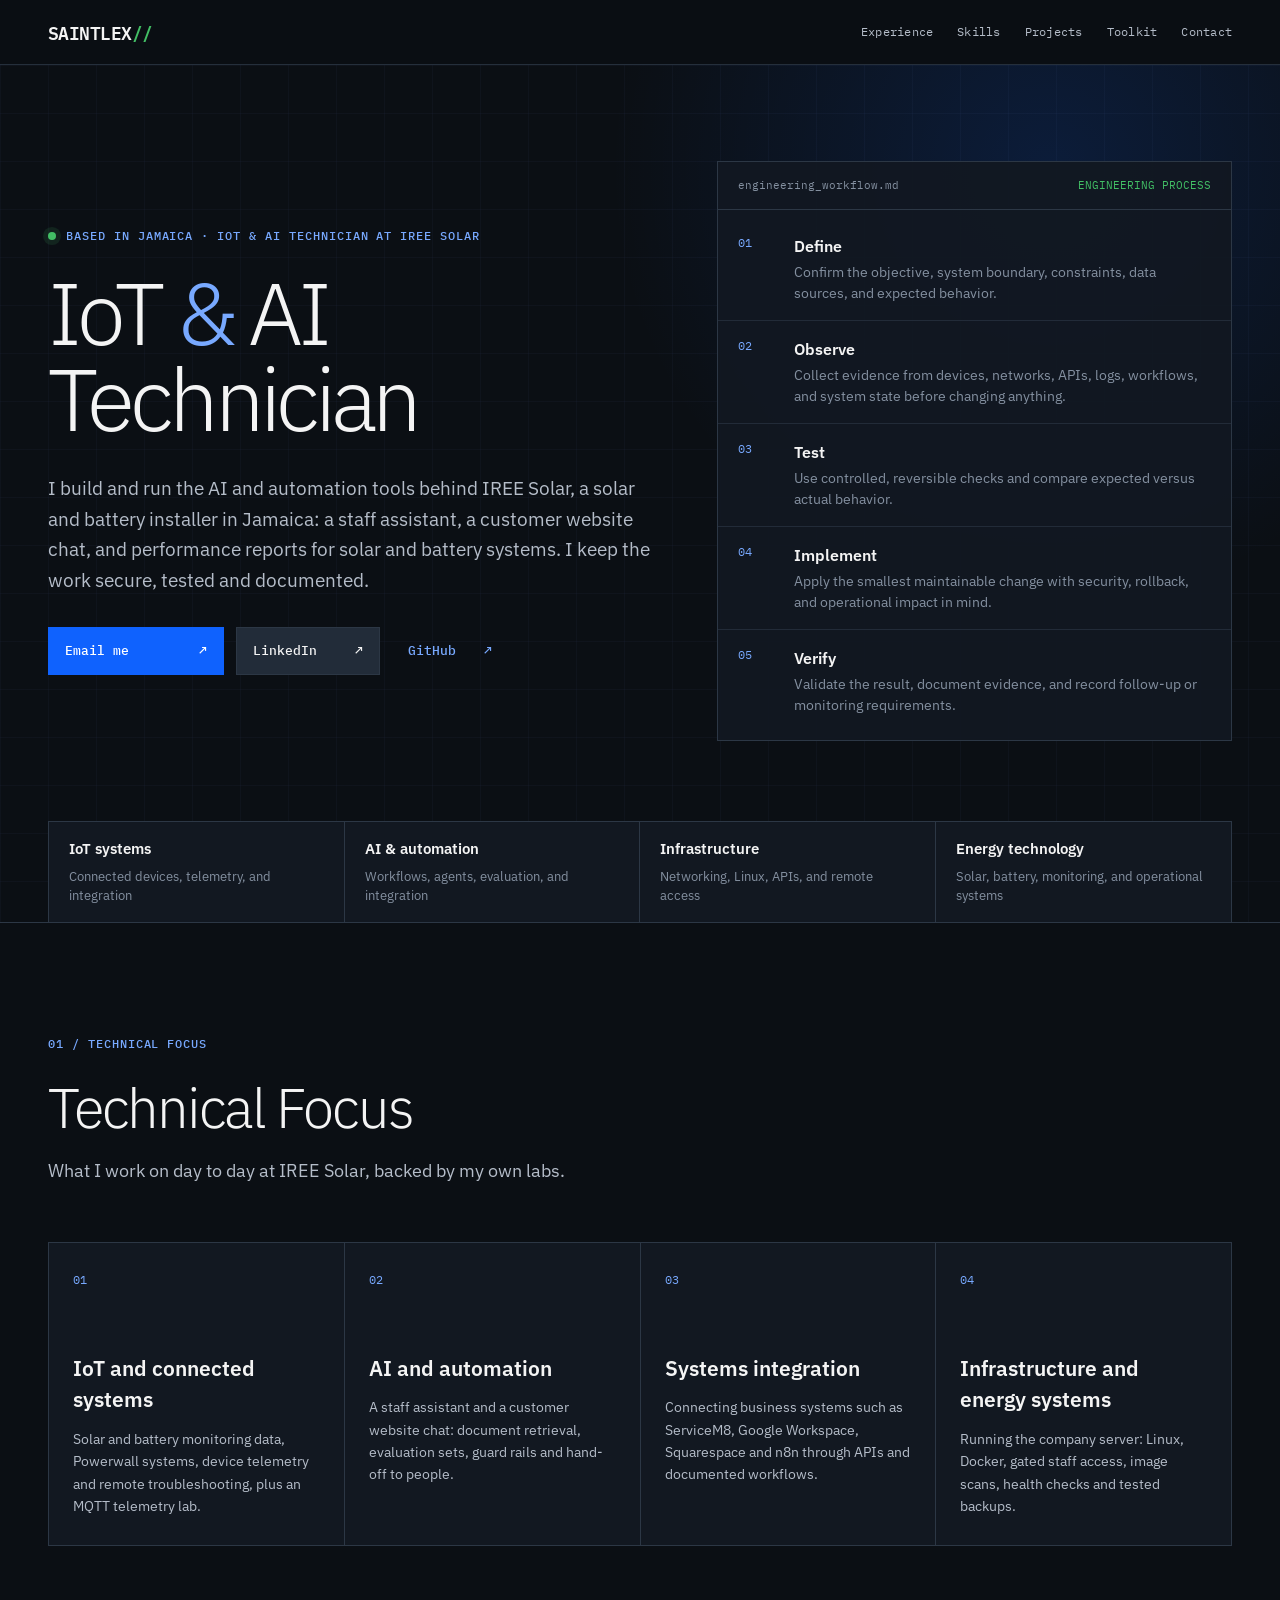
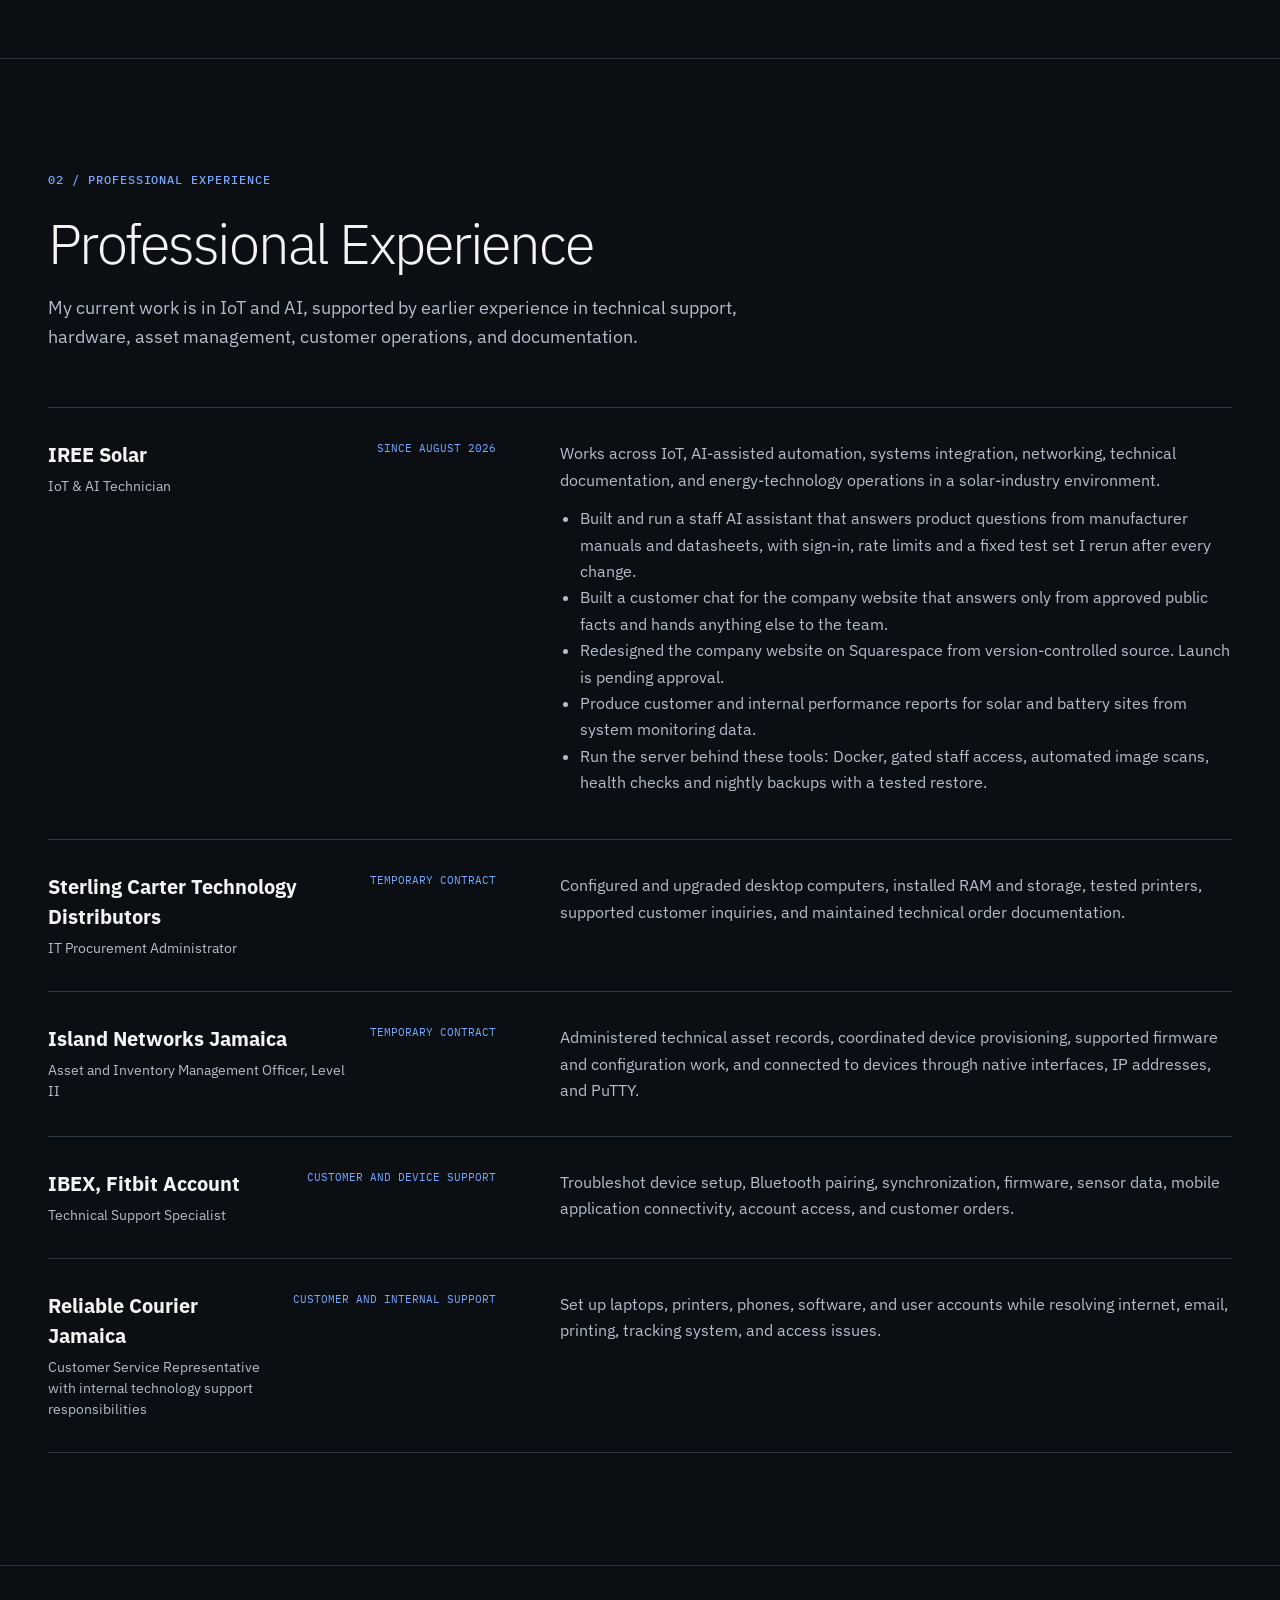
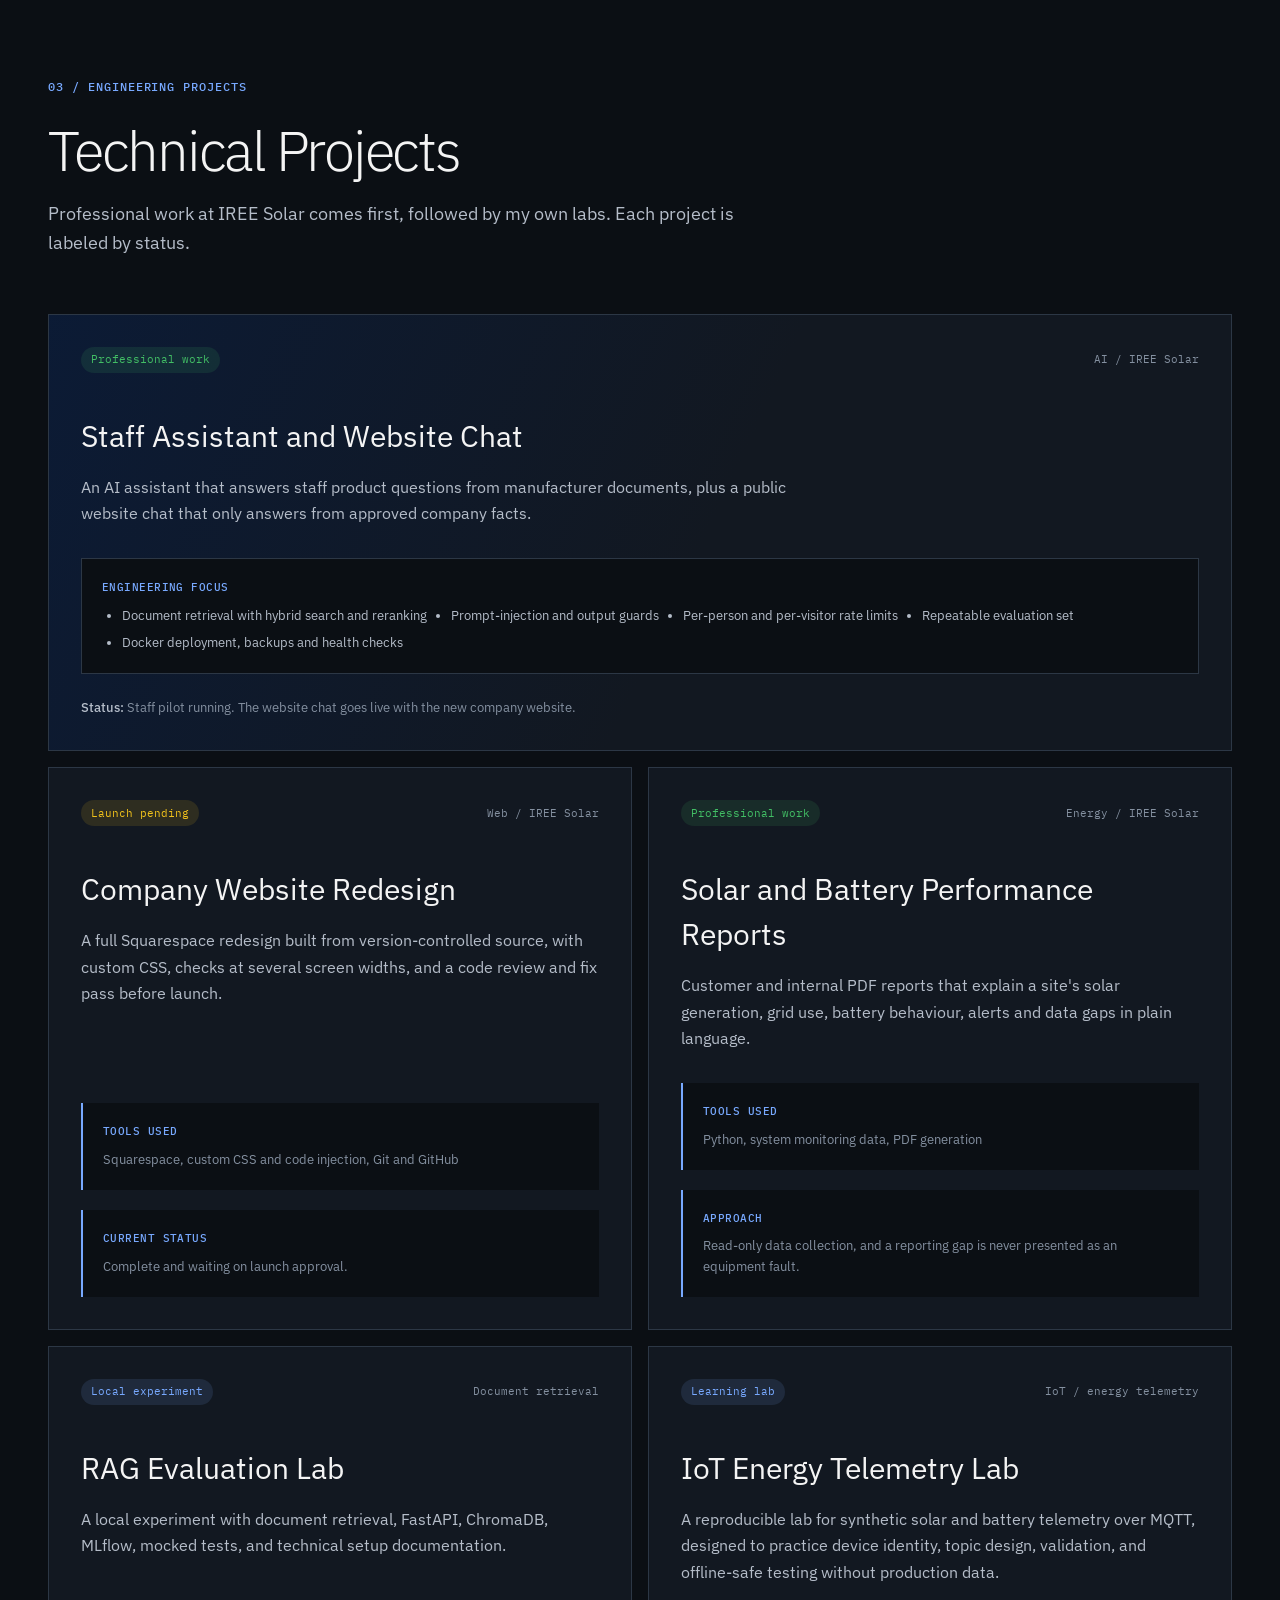
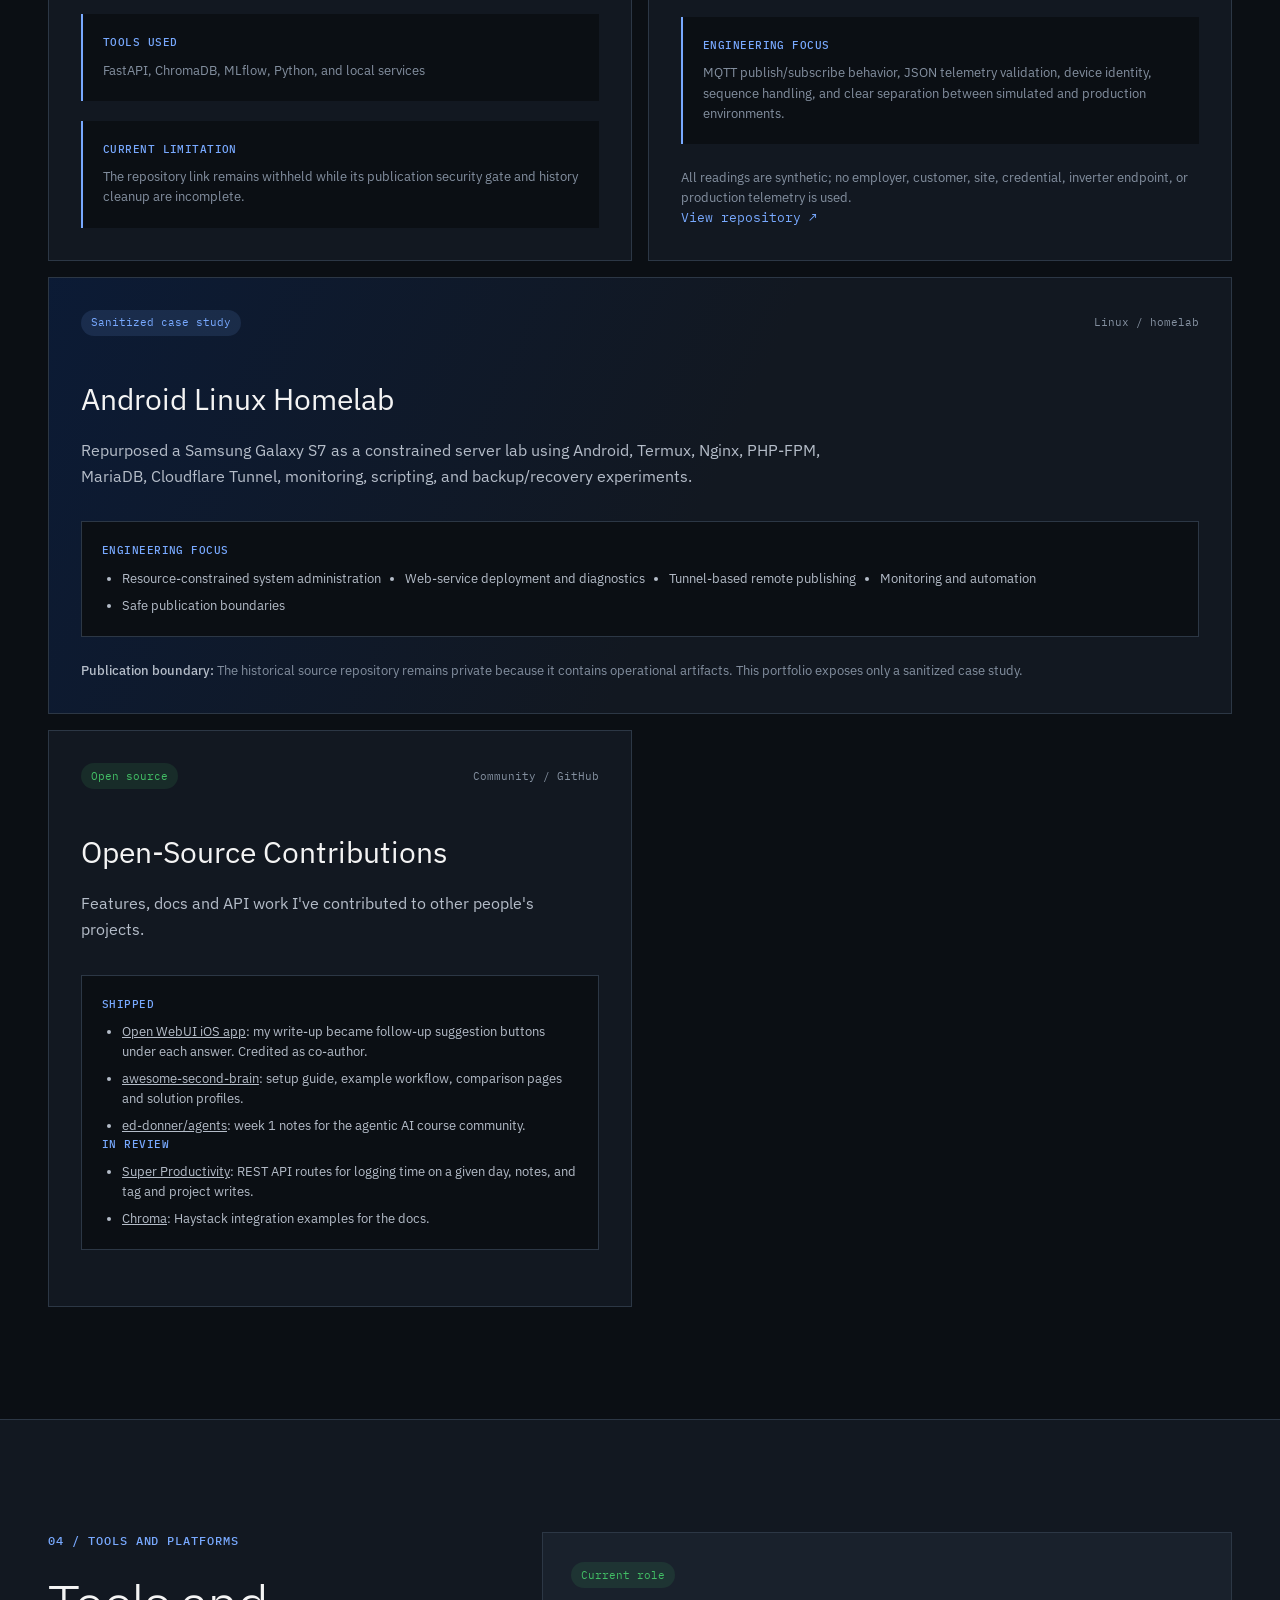
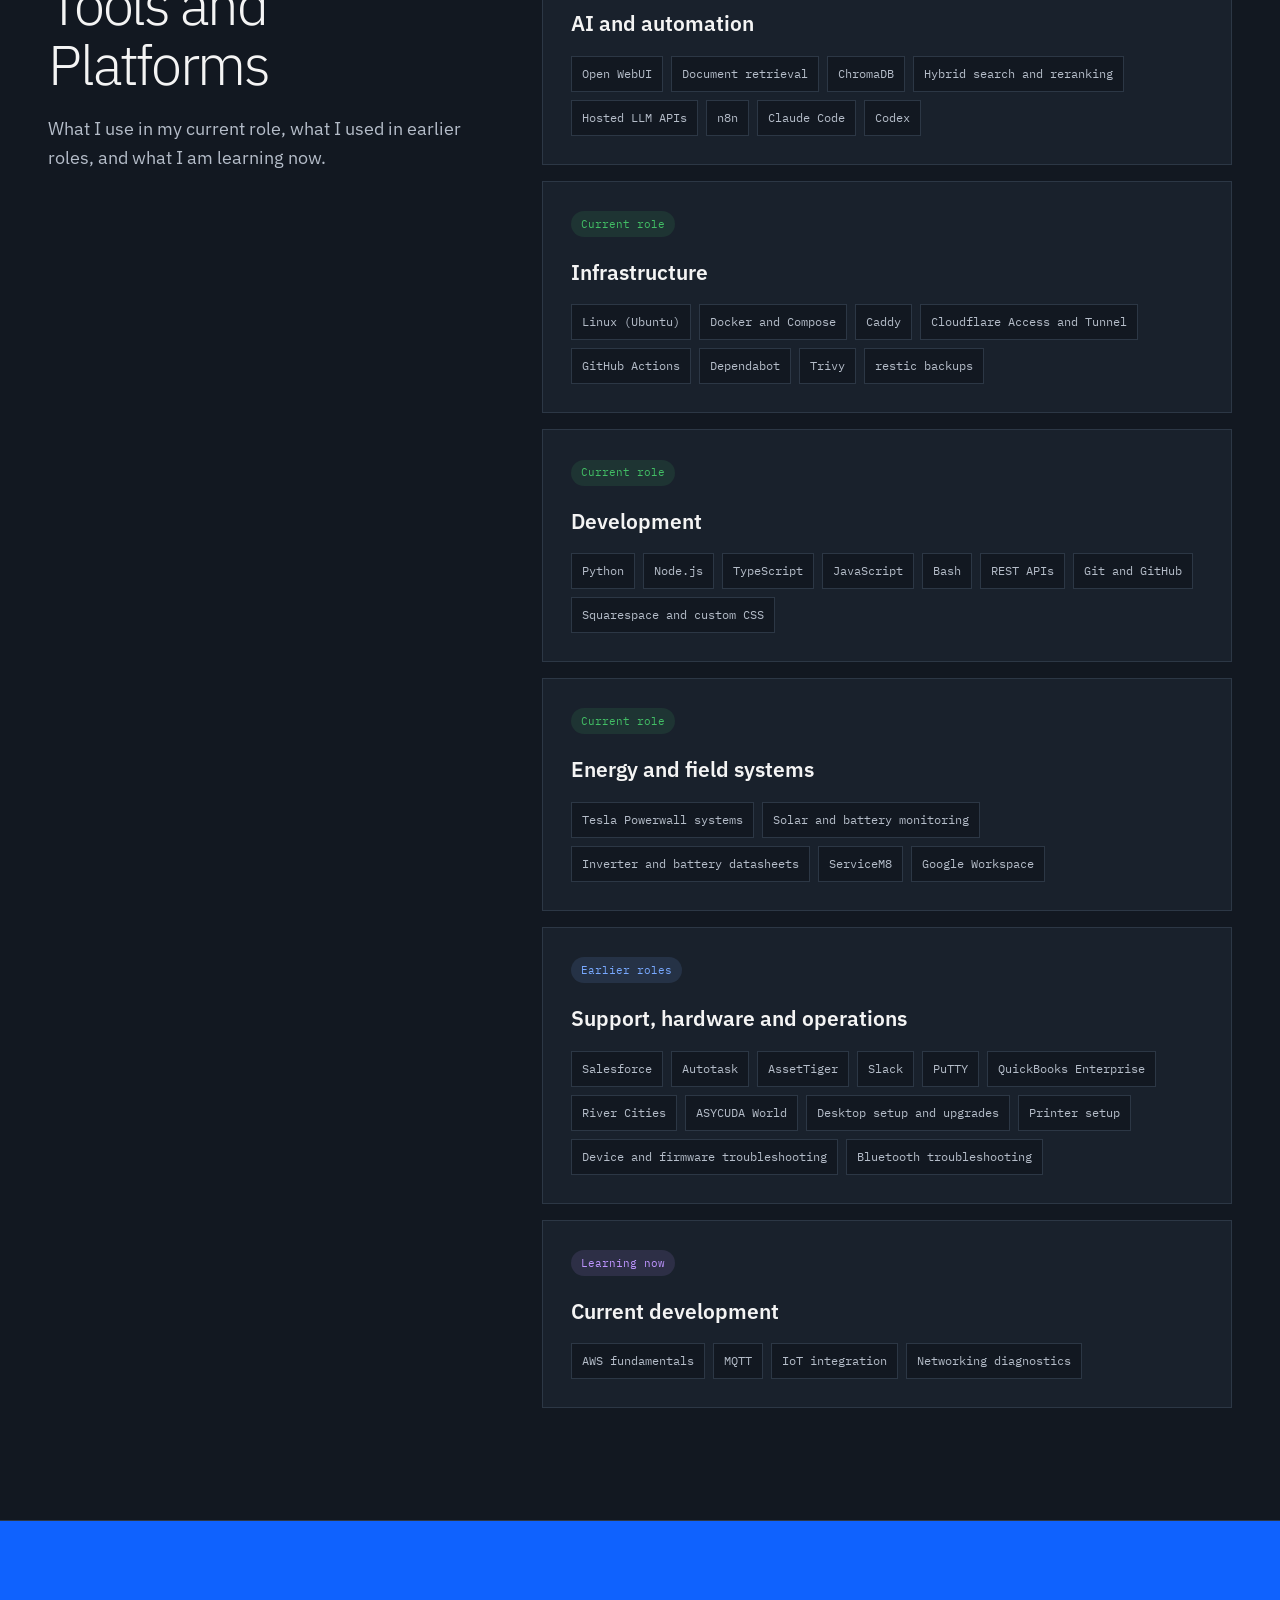
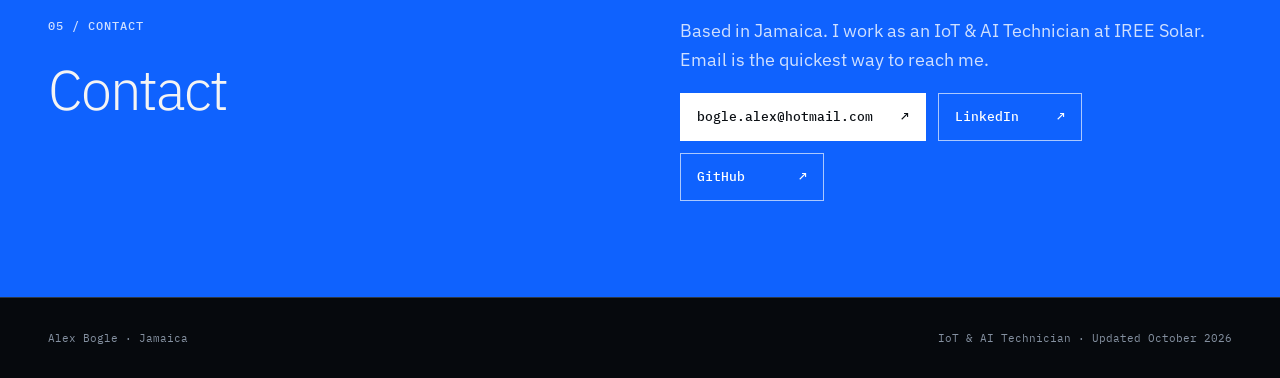
<file: index.html>
<!DOCTYPE html>
<html lang="en">
<head>
  <meta charset="utf-8">
  <meta name="viewport" content="width=device-width, initial-scale=1">
  <title>Alex Bogle | IoT &amp; AI Technician</title>
  <meta name="description" content="Alex Bogle is an IoT &amp; AI Technician at IREE Solar in Jamaica, building AI assistants, automation, and reporting for solar and battery systems.">
  <meta name="theme-color" content="#0b0f14">
  <link rel="canonical" href="https://saintlex.sbs/">
  <meta property="og:type" content="profile">
  <meta property="og:title" content="Alex Bogle | IoT &amp; AI Technician">
  <meta property="og:description" content="IoT &amp; AI Technician at IREE Solar in Jamaica: AI assistants, automation, and solar and battery systems.">
  <meta property="og:url" content="https://saintlex.sbs/">
  <meta property="og:image" content="https://saintlex.sbs/social-preview.png">
  <meta property="og:image:width" content="1200">
  <meta property="og:image:height" content="630">
  <meta property="og:image:alt" content="Alex Bogle, IoT and AI Technician">
  <meta name="twitter:card" content="summary_large_image">
  <meta name="twitter:title" content="Alex Bogle | IoT &amp; AI Technician">
  <meta name="twitter:description" content="IoT &amp; AI Technician at IREE Solar in Jamaica: AI assistants, automation, and solar and battery systems.">
  <meta name="twitter:image" content="https://saintlex.sbs/social-preview.png">
  <meta name="twitter:image:alt" content="Alex Bogle, IoT and AI Technician">
  <link rel="icon" href="favicon.svg" type="image/svg+xml">
  <link rel="preconnect" href="https://fonts.googleapis.com">
  <link rel="preconnect" href="https://fonts.gstatic.com" crossorigin>
  <link href="https://fonts.googleapis.com/css2?family=IBM+Plex+Mono:wght@400;500;600&amp;family=IBM+Plex+Sans:wght@300;400;500;600&amp;display=swap" rel="stylesheet">
  <link rel="stylesheet" href="styles.css">
  <link rel="manifest" href="manifest.json">
  <script type="application/ld+json">
  {
    "@context": "https://schema.org",
    "@type": "ProfilePage",
    "name": "Alex Bogle | IoT & AI Technician",
    "url": "https://saintlex.sbs/",
    "mainEntity": {
      "@type": "Person",
      "name": "Alex Bogle",
      "jobTitle": "IoT & AI Technician",
      "homeLocation": {
        "@type": "Place",
        "name": "Jamaica"
      },
      "url": "https://saintlex.sbs/",
      "email": "mailto:bogle.alex@hotmail.com",
      "sameAs": [
        "https://www.linkedin.com/in/alex-bogle/",
        "https://github.com/SaintChris"
      ]
    }
  }
  </script>
</head>
<body>
  <a class="skip-link" href="#main-content">Skip to content</a>

  <header class="site-header">
    <div class="shell nav-wrap">
      <a class="brand" href="#top" aria-label="Alex Bogle portfolio home">
        <span>SAINTLEX</span><span class="brand-mark">//</span>
      </a>
      <nav aria-label="Primary navigation">
        <a href="#experience">Experience</a>
        <a href="#support">Skills</a>
        <a href="#evidence">Projects</a>
        <a href="#toolkit">Toolkit</a>
        <a href="#contact">Contact</a>
      </nav>
    </div>
  </header>

  <main id="main-content" tabindex="-1">
    <section class="hero" id="top">
      <div class="shell hero-grid">
        <div class="hero-copy">
          <p class="eyebrow"><span class="status-dot" aria-hidden="true"></span>Based in Jamaica · IoT &amp; AI Technician at IREE Solar</p>
          <h1>IoT <span>&amp;</span> AI<br>Technician</h1>
          <p class="hero-intro">I build and run the AI and automation tools behind IREE Solar, a solar and battery installer in Jamaica: a staff assistant, a customer website chat, and performance reports for solar and battery systems. I keep the work secure, tested and documented.</p>
          <div class="actions">
            <a class="button primary" href="mailto:bogle.alex@hotmail.com">Email me <span aria-hidden="true">↗</span></a>
            <a class="button secondary" href="https://www.linkedin.com/in/alex-bogle/" target="_blank" rel="noopener noreferrer" aria-label="LinkedIn profile (opens in a new tab)">LinkedIn <span aria-hidden="true">↗</span></a>
            <a class="text-link" href="https://github.com/SaintChris" target="_blank" rel="noopener noreferrer" aria-label="GitHub profile (opens in a new tab)">GitHub <span aria-hidden="true">↗</span></a>
          </div>
        </div>

        <aside class="method-card" aria-labelledby="workflow-title">
          <div class="terminal-bar">
            <span id="workflow-title">engineering_workflow.md</span>
            <span class="verified-label">ENGINEERING PROCESS</span>
          </div>
          <ol class="workflow-list">
            <li><span>01</span><div><strong>Define</strong><p>Confirm the objective, system boundary, constraints, data sources, and expected behavior.</p></div></li>
            <li><span>02</span><div><strong>Observe</strong><p>Collect evidence from devices, networks, APIs, logs, workflows, and system state before changing anything.</p></div></li>
            <li><span>03</span><div><strong>Test</strong><p>Use controlled, reversible checks and compare expected versus actual behavior.</p></div></li>
            <li><span>04</span><div><strong>Implement</strong><p>Apply the smallest maintainable change with security, rollback, and operational impact in mind.</p></div></li>
            <li><span>05</span><div><strong>Verify</strong><p>Validate the result, document evidence, and record follow-up or monitoring requirements.</p></div></li>
          </ol>
        </aside>
      </div>

      <div class="shell trust-strip">
        <div><strong>IoT systems</strong><span>Connected devices, telemetry, and integration</span></div>
        <div><strong>AI &amp; automation</strong><span>Workflows, agents, evaluation, and integration</span></div>
        <div><strong>Infrastructure</strong><span>Networking, Linux, APIs, and remote access</span></div>
        <div><strong>Energy technology</strong><span>Solar, battery, monitoring, and operational systems</span></div>
      </div>
    </section>

    <section class="section" id="support">
      <div class="shell">
        <div class="section-heading">
          <p class="kicker">01 / TECHNICAL FOCUS</p>
          <h2>Technical Focus</h2>
          <p>What I work on day to day at IREE Solar, backed by my own labs.</p>
        </div>

        <div class="card-grid four">
          <article class="support-card">
            <p class="card-index">01</p>
            <h3>IoT and connected systems</h3>
            <p>Solar and battery monitoring data, Powerwall systems, device telemetry and remote troubleshooting, plus an MQTT telemetry lab.</p>
          </article>
          <article class="support-card">
            <p class="card-index">02</p>
            <h3>AI and automation</h3>
            <p>A staff assistant and a customer website chat: document retrieval, evaluation sets, guard rails and hand-off to people.</p>
          </article>
          <article class="support-card">
            <p class="card-index">03</p>
            <h3>Systems integration</h3>
            <p>Connecting business systems such as ServiceM8, Google Workspace, Squarespace and n8n through APIs and documented workflows.</p>
          </article>
          <article class="support-card">
            <p class="card-index">04</p>
            <h3>Infrastructure and energy systems</h3>
            <p>Running the company server: Linux, Docker, gated staff access, image scans, health checks and tested backups.</p>
          </article>
        </div>
      </div>
    </section>

    <section class="section experience" id="experience">
      <div class="shell">
        <div class="section-heading">
          <p class="kicker">02 / PROFESSIONAL EXPERIENCE</p>
          <h2>Professional Experience</h2>
          <p>My current work is in IoT and AI, supported by earlier experience in technical support, hardware, asset management, customer operations, and documentation.</p>
        </div>

        <div class="experience-list">
          <article class="experience-entry">
            <div class="experience-heading">
              <div>
                <h3>IREE Solar</h3>
                <p>IoT &amp; AI Technician</p>
              </div>
              <span>Since August 2026</span>
            </div>
            <div class="experience-body">
              <p>Works across IoT, AI-assisted automation, systems integration, networking, technical documentation, and energy-technology operations in a solar-industry environment.</p>
              <ul>
                <li>Built and run a staff AI assistant that answers product questions from manufacturer manuals and datasheets, with sign-in, rate limits and a fixed test set I rerun after every change.</li>
                <li>Built a customer chat for the company website that answers only from approved public facts and hands anything else to the team.</li>
                <li>Redesigned the company website on Squarespace from version-controlled source. Launch is pending approval.</li>
                <li>Produce customer and internal performance reports for solar and battery sites from system monitoring data.</li>
                <li>Run the server behind these tools: Docker, gated staff access, automated image scans, health checks and nightly backups with a tested restore.</li>
              </ul>
            </div>
          </article>
          <article class="experience-entry">
            <div class="experience-heading">
              <div>
                <h3>Sterling Carter Technology Distributors</h3>
                <p>IT Procurement Administrator</p>
              </div>
              <span>Temporary contract</span>
            </div>
            <p>Configured and upgraded desktop computers, installed RAM and storage, tested printers, supported customer inquiries, and maintained technical order documentation.</p>
          </article>

          <article class="experience-entry">
            <div class="experience-heading">
              <div>
                <h3>Island Networks Jamaica</h3>
                <p>Asset and Inventory Management Officer, Level II</p>
              </div>
              <span>Temporary contract</span>
            </div>
            <p>Administered technical asset records, coordinated device provisioning, supported firmware and configuration work, and connected to devices through native interfaces, IP addresses, and PuTTY.</p>
          </article>

          <article class="experience-entry">
            <div class="experience-heading">
              <div>
                <h3>IBEX, Fitbit Account</h3>
                <p>Technical Support Specialist</p>
              </div>
              <span>Customer and device support</span>
            </div>
            <p>Troubleshot device setup, Bluetooth pairing, synchronization, firmware, sensor data, mobile application connectivity, account access, and customer orders.</p>
          </article>

          <article class="experience-entry">
            <div class="experience-heading">
              <div>
                <h3>Reliable Courier Jamaica</h3>
                <p>Customer Service Representative with internal technology support responsibilities</p>
              </div>
              <span>Customer and internal support</span>
            </div>
            <p>Set up laptops, printers, phones, software, and user accounts while resolving internet, email, printing, tracking system, and access issues.</p>
          </article>
        </div>

      </div>
    </section>

    <section class="section" id="evidence">
      <div class="shell">
        <div class="section-heading">
          <p class="kicker">03 / ENGINEERING PROJECTS</p>
          <h2>Technical Projects</h2>
          <p>Professional work at IREE Solar comes first, followed by my own labs. Each project is labeled by status.</p>
        </div>

        <div class="evidence-grid">
          <article class="evidence-card featured">
            <div class="card-topline"><span class="tag docs">Professional work</span><span>AI / IREE Solar</span></div>
            <h3>Staff Assistant and Website Chat</h3>
            <p class="card-summary">An AI assistant that answers staff product questions from manufacturer documents, plus a public website chat that only answers from approved company facts.</p>
            <div class="planned-evidence">
              <h4>Engineering focus</h4>
              <ul>
                <li>Document retrieval with hybrid search and reranking</li>
                <li>Prompt-injection and output guards</li>
                <li>Per-person and per-visitor rate limits</li>
                <li>Repeatable evaluation set</li>
                <li>Docker deployment, backups and health checks</li>
              </ul>
            </div>
            <p class="availability"><strong>Status:</strong> Staff pilot running. The website chat goes live with the new company website.</p>
          </article>

          <article class="evidence-card">
            <div class="card-topline"><span class="tag progress">Launch pending</span><span>Web / IREE Solar</span></div>
            <h3>Company Website Redesign</h3>
            <p class="card-summary">A full Squarespace redesign built from version-controlled source, with custom CSS, checks at several screen widths, and a code review and fix pass before launch.</p>
            <dl class="project-facts">
              <div><dt>Tools used</dt><dd>Squarespace, custom CSS and code injection, Git and GitHub</dd></div>
              <div><dt>Current status</dt><dd>Complete and waiting on launch approval.</dd></div>
            </dl>
          </article>

          <article class="evidence-card">
            <div class="card-topline"><span class="tag docs">Professional work</span><span>Energy / IREE Solar</span></div>
            <h3>Solar and Battery Performance Reports</h3>
            <p class="card-summary">Customer and internal PDF reports that explain a site's solar generation, grid use, battery behaviour, alerts and data gaps in plain language.</p>
            <dl class="project-facts">
              <div><dt>Tools used</dt><dd>Python, system monitoring data, PDF generation</dd></div>
              <div><dt>Approach</dt><dd>Read-only data collection, and a reporting gap is never presented as an equipment fault.</dd></div>
            </dl>
          </article>

          <article class="evidence-card">
            <div class="card-topline"><span class="tag lab">Local experiment</span><span>Document retrieval</span></div>
            <h3>RAG Evaluation Lab</h3>
            <p class="card-summary">A local experiment with document retrieval, FastAPI, ChromaDB, MLflow, mocked tests, and technical setup documentation.</p>
            <dl class="project-facts">
              <div><dt>Tools used</dt><dd>FastAPI, ChromaDB, MLflow, Python, and local services</dd></div>
              <div><dt>Current limitation</dt><dd>The repository link remains withheld while its publication security gate and history cleanup are incomplete.</dd></div>
            </dl>
          </article>

          <article class="evidence-card">
            <div class="card-topline"><span class="tag lab">Learning lab</span><span>IoT / energy telemetry</span></div>
            <h3>IoT Energy Telemetry Lab</h3>
            <p class="card-summary">A reproducible lab for synthetic solar and battery telemetry over MQTT, designed to practice device identity, topic design, validation, and offline-safe testing without production data.</p>
            <div class="project-detail">
              <h4>Engineering focus</h4>
              <p>MQTT publish/subscribe behavior, JSON telemetry validation, device identity, sequence handling, and clear separation between simulated and production environments.</p>
            </div>
            <p class="availability">All readings are synthetic; no employer, customer, site, credential, inverter endpoint, or production telemetry is used.</p>
            <a class="card-link" href="https://github.com/SaintChris/iot-energy-telemetry-lab" target="_blank" rel="noopener noreferrer" aria-label="View IoT Energy Telemetry Lab repository (opens in a new tab)">View repository <span aria-hidden="true">↗</span></a>
          </article>
          <article class="evidence-card featured">
            <div class="card-topline"><span class="tag lab">Sanitized case study</span><span>Linux / homelab</span></div>
            <h3>Android Linux Homelab</h3>
            <p class="card-summary">Repurposed a Samsung Galaxy S7 as a constrained server lab using Android, Termux, Nginx, PHP-FPM, MariaDB, Cloudflare Tunnel, monitoring, scripting, and backup/recovery experiments.</p>
            <div class="planned-evidence">
              <h4>Engineering focus</h4>
              <ul>
                <li>Resource-constrained system administration</li>
                <li>Web-service deployment and diagnostics</li>
                <li>Tunnel-based remote publishing</li>
                <li>Monitoring and automation</li>
                <li>Safe publication boundaries</li>
              </ul>
            </div>
            <p class="availability"><strong>Publication boundary:</strong> The historical source repository remains private because it contains operational artifacts. This portfolio exposes only a sanitized case study.</p>
          </article>

          <article class="evidence-card">
            <div class="card-topline"><span class="tag docs">Open source</span><span>Community / GitHub</span></div>
            <h3>Open-Source Contributions</h3>
            <p class="card-summary">Features, docs and API work I've contributed to other people's projects.</p>
            <div class="planned-evidence">
              <h4>Shipped</h4>
              <ul>
                <li><a href="https://github.com/JoaoZaokk/openwebui-ios/issues/15">Open WebUI iOS app</a>: my write-up became follow-up suggestion buttons under each answer. Credited as co-author.</li>
                <li><a href="https://github.com/aristoapp/awesome-second-brain/pull/19">awesome-second-brain</a>: setup guide, example workflow, comparison pages and solution profiles.</li>
                <li><a href="https://github.com/ed-donner/agents/pull/1414">ed-donner/agents</a>: week 1 notes for the agentic AI course community.</li>
              </ul>
              <h4>In review</h4>
              <ul>
                <li><a href="https://github.com/super-productivity/super-productivity/pulls?q=is%3Apr+author%3ASaintChris">Super Productivity</a>: REST API routes for logging time on a given day, notes, and tag and project writes.</li>
                <li><a href="https://github.com/chroma-core/chroma/pull/7230">Chroma</a>: Haystack integration examples for the docs.</li>
              </ul>
            </div>
          </article>
        </div>
      </div>
    </section>

    <section class="section alt" id="toolkit">
      <div class="shell toolkit-grid">
        <div class="section-heading">
          <p class="kicker">04 / TOOLS AND PLATFORMS</p>
          <h2>Tools and Platforms</h2>
          <p>What I use in my current role, what I used in earlier roles, and what I am learning now.</p>
        </div>

        <div class="tool-groups">
          <article>
            <span class="depth-label current">Current role</span>
            <h3>AI and automation</h3>
            <ul class="pill-list">
              <li>Open WebUI</li><li>Document retrieval</li><li>ChromaDB</li><li>Hybrid search and reranking</li><li>Hosted LLM APIs</li><li>n8n</li><li>Claude Code</li><li>Codex</li>
            </ul>
          </article>
          <article>
            <span class="depth-label current">Current role</span>
            <h3>Infrastructure</h3>
            <ul class="pill-list">
              <li>Linux (Ubuntu)</li><li>Docker and Compose</li><li>Caddy</li><li>Cloudflare Access and Tunnel</li><li>GitHub Actions</li><li>Dependabot</li><li>Trivy</li><li>restic backups</li>
            </ul>
          </article>
          <article>
            <span class="depth-label current">Current role</span>
            <h3>Development</h3>
            <ul class="pill-list">
              <li>Python</li><li>Node.js</li><li>TypeScript</li><li>JavaScript</li><li>Bash</li><li>REST APIs</li><li>Git and GitHub</li><li>Squarespace and custom CSS</li>
            </ul>
          </article>
          <article>
            <span class="depth-label current">Current role</span>
            <h3>Energy and field systems</h3>
            <ul class="pill-list">
              <li>Tesla Powerwall systems</li><li>Solar and battery monitoring</li><li>Inverter and battery datasheets</li><li>ServiceM8</li><li>Google Workspace</li>
            </ul>
          </article>
          <article>
            <span class="depth-label foundation">Earlier roles</span>
            <h3>Support, hardware and operations</h3>
            <ul class="pill-list">
              <li>Salesforce</li><li>Autotask</li><li>AssetTiger</li><li>Slack</li><li>PuTTY</li><li>QuickBooks Enterprise</li><li>River Cities</li><li>ASYCUDA World</li><li>Desktop setup and upgrades</li><li>Printer setup</li><li>Device and firmware troubleshooting</li><li>Bluetooth troubleshooting</li>
            </ul>
          </article>
          <article>
            <span class="depth-label next">Learning now</span>
            <h3>Current development</h3>
            <ul class="pill-list">
              <li>AWS fundamentals</li><li>MQTT</li><li>IoT integration</li><li>Networking diagnostics</li>
            </ul>
          </article>
        </div>
      </div>
    </section>

    <section class="contact" id="contact">
      <div class="shell contact-grid">
        <div>
          <p class="kicker">05 / CONTACT</p>
          <h2>Contact</h2>
        </div>
        <div class="contact-copy">
          <p>Based in Jamaica. I work as an IoT &amp; AI Technician at IREE Solar. Email is the quickest way to reach me.</p>
          <div class="actions">
            <a class="button primary" href="mailto:bogle.alex@hotmail.com">bogle.alex@hotmail.com <span aria-hidden="true">↗</span></a>
            <a class="button secondary" href="https://www.linkedin.com/in/alex-bogle/" target="_blank" rel="noopener noreferrer" aria-label="LinkedIn profile (opens in a new tab)">LinkedIn <span aria-hidden="true">↗</span></a>
            <a class="button secondary" href="https://github.com/SaintChris" target="_blank" rel="noopener noreferrer" aria-label="GitHub profile (opens in a new tab)">GitHub <span aria-hidden="true">↗</span></a>
          </div>
        </div>
      </div>
    </section>
  </main>

  <footer>
    <div class="shell footer-grid">
      <span>Alex Bogle · Jamaica</span>
      <span>IoT &amp; AI Technician · Updated October 2026</span>
    </div>
  </footer>
</body>
</html>
</file>
<file: styles.css>
/*
  Recruiter-first portfolio system
  IBM Carbon-inspired structure with Saintlex dark identity.
*/

:root {
  --bg: #0b0f14;
  --layer-01: #121821;
  --layer-02: #19212c;
  --layer-03: #222c39;
  --text: #f4f4f4;
  --text-secondary: #b5bdc9;
  --muted: #8490a0;
  --border: #2c3745;
  --blue: #78a9ff;
  --blue-strong: #0f62fe;
  --green: #42be65;
  --yellow: #f1c21b;
  --purple: #be95ff;
  --font-sans: "IBM Plex Sans", system-ui, -apple-system, "Segoe UI", sans-serif;
  --font-mono: "IBM Plex Mono", ui-monospace, SFMono-Regular, Menlo, monospace;
}

* {
  box-sizing: border-box;
}

html {
  scroll-behavior: smooth;
}

body {
  margin: 0;
  color: var(--text);
  background: var(--bg);
  font-family: var(--font-sans);
  font-size: 16px;
  line-height: 1.5;
  -webkit-font-smoothing: antialiased;
}

a {
  color: inherit;
}

a:focus-visible {
  outline: 2px solid var(--blue);
  outline-offset: 4px;
}

.skip-link {
  position: fixed;
  left: 16px;
  top: -80px;
  z-index: 1000;
  padding: 12px 16px;
  color: #fff;
  background: var(--blue-strong);
  text-decoration: none;
  transition: top 160ms ease;
}

.skip-link:focus {
  top: 16px;
}

.shell {
  width: min(1184px, calc(100% - 48px));
  margin-inline: auto;
}

.site-header {
  position: sticky;
  top: 0;
  z-index: 50;
  min-height: 64px;
  border-bottom: 1px solid rgba(44, 55, 69, 0.8);
  background: rgba(11, 15, 20, 0.94);
  backdrop-filter: blur(16px);
}

.nav-wrap {
  min-height: 64px;
  display: flex;
  align-items: center;
  justify-content: space-between;
  gap: 32px;
}

.brand {
  font-family: var(--font-mono);
  font-size: 18px;
  font-weight: 600;
  letter-spacing: -0.03em;
  text-decoration: none;
}

.brand-mark {
  color: var(--green);
}

nav {
  display: flex;
  align-items: center;
  gap: 24px;
}

nav a {
  min-height: 44px;
  display: inline-flex;
  align-items: center;
  color: var(--text-secondary);
  font-family: var(--font-mono);
  font-size: 12px;
  letter-spacing: 0.02em;
  text-decoration: none;
}

nav a:hover {
  color: var(--text);
}

.hero {
  padding: 96px 0 0;
  overflow: hidden;
  background:
    linear-gradient(rgba(120, 169, 255, 0.035) 1px, transparent 1px),
    linear-gradient(90deg, rgba(120, 169, 255, 0.035) 1px, transparent 1px),
    radial-gradient(circle at 82% 12%, rgba(15, 98, 254, 0.16), transparent 34%);
  background-size: 48px 48px, 48px 48px, auto;
}

.hero-grid {
  display: grid;
  grid-template-columns: minmax(0, 1.08fr) minmax(360px, 0.92fr);
  gap: 64px;
  align-items: center;
  padding-bottom: 80px;
}

.eyebrow,
.kicker {
  margin: 0 0 24px;
  color: var(--blue);
  font-family: var(--font-mono);
  font-size: 12px;
  font-weight: 500;
  letter-spacing: 0.08em;
  text-transform: uppercase;
}

.eyebrow {
  display: flex;
  align-items: center;
  gap: 10px;
}

.status-dot {
  width: 8px;
  height: 8px;
  display: inline-block;
  border-radius: 50%;
  background: var(--green);
  box-shadow: 0 0 0 5px rgba(66, 190, 101, 0.12);
}

h1,
h2,
h3,
p {
  margin-top: 0;
}

h1 {
  max-width: 760px;
  margin-bottom: 32px;
  font-size: clamp(52px, 7vw, 88px);
  font-weight: 300;
  letter-spacing: -0.055em;
  line-height: 0.98;
}

h1 span {
  color: var(--blue);
}

.hero-intro {
  max-width: 680px;
  margin-bottom: 32px;
  color: var(--text-secondary);
  font-size: 19px;
  line-height: 1.6;
}

.actions {
  display: flex;
  align-items: center;
  flex-wrap: wrap;
  gap: 12px;
}

.button,
.text-link {
  min-height: 48px;
  display: inline-flex;
  align-items: center;
  justify-content: space-between;
  gap: 28px;
  padding: 0 16px;
  font-family: var(--font-mono);
  font-size: 13px;
  font-weight: 500;
  text-decoration: none;
  transition: background 160ms ease, color 160ms ease, border-color 160ms ease;
}

.button.primary {
  min-width: 176px;
  color: #fff;
  background: var(--blue-strong);
  border: 1px solid var(--blue-strong);
}

.button.primary:hover {
  background: #0043ce;
  border-color: #0043ce;
}

.button.secondary {
  min-width: 144px;
  color: var(--text);
  background: var(--layer-03);
  border: 1px solid var(--border);
}

.button.secondary:hover {
  background: #303b49;
}

.text-link {
  color: var(--blue);
}

.text-link:hover,
.card-link:hover {
  text-decoration: underline;
}

.method-card {
  border: 1px solid var(--border);
  background: rgba(18, 24, 33, 0.94);
}

.terminal-bar {
  min-height: 48px;
  display: flex;
  align-items: center;
  justify-content: space-between;
  gap: 16px;
  padding: 0 20px;
  border-bottom: 1px solid var(--border);
  color: var(--muted);
  font-family: var(--font-mono);
  font-size: 11px;
}

.verified-label {
  color: var(--green);
}

.workflow-list {
  margin: 0;
  padding: 8px 0;
  list-style: none;
}

.workflow-list li {
  display: grid;
  grid-template-columns: 40px 1fr;
  gap: 16px;
  padding: 16px 20px;
  border-bottom: 1px solid rgba(44, 55, 69, 0.65);
}

.workflow-list li:last-child {
  border-bottom: 0;
}

.workflow-list li > span {
  color: var(--blue);
  font-family: var(--font-mono);
  font-size: 12px;
}

.workflow-list strong {
  display: block;
  margin-bottom: 4px;
  font-weight: 600;
}

.workflow-list p {
  margin-bottom: 0;
  color: var(--muted);
  font-size: 14px;
}

.trust-strip {
  display: grid;
  grid-template-columns: repeat(4, 1fr);
  border: 1px solid var(--border);
  border-bottom: 0;
  background: var(--layer-01);
}

.trust-strip div {
  min-height: 96px;
  display: flex;
  flex-direction: column;
  justify-content: center;
  gap: 6px;
  padding: 16px 20px;
  border-right: 1px solid var(--border);
}

.trust-strip div:last-child {
  border-right: 0;
}

.trust-strip strong {
  font-size: 15px;
  font-weight: 600;
}

.trust-strip span {
  color: var(--muted);
  font-size: 13px;
}

.section {
  padding: 112px 0;
  border-top: 1px solid var(--border);
}

.section.alt {
  background: var(--layer-01);
}

.section-heading {
  max-width: 720px;
  margin-bottom: 56px;
}

.section-heading h2,
.contact h2 {
  margin-bottom: 20px;
  font-size: clamp(36px, 5vw, 56px);
  font-weight: 300;
  letter-spacing: -0.04em;
  line-height: 1.08;
}

.section-heading > p:last-child,
.contact-copy > p:first-child {
  color: var(--text-secondary);
  font-size: 18px;
  line-height: 1.6;
}

.card-grid {
  display: grid;
  gap: 1px;
  background: var(--border);
  border: 1px solid var(--border);
}

.card-grid.four {
  grid-template-columns: repeat(4, 1fr);
}

.support-card {
  min-height: 280px;
  padding: 28px 24px;
  background: var(--layer-01);
  transition: background 160ms ease;
}

.support-card:hover {
  background: var(--layer-02);
}

.card-index {
  margin-bottom: 64px;
  color: var(--blue);
  font-family: var(--font-mono);
  font-size: 12px;
}

.support-card h3,
.evidence-card h3,
.tool-groups h3,
.steps h3 {
  margin-bottom: 12px;
  font-size: 21px;
  font-weight: 600;
}

.support-card > p:last-child,
.steps p,
.tool-groups p {
  margin-bottom: 0;
  color: var(--text-secondary);
  font-size: 14px;
  line-height: 1.6;
}

.split {
  display: grid;
  grid-template-columns: 0.85fr 1.15fr;
  gap: 96px;
  align-items: start;
}

.sticky-heading {
  position: sticky;
  top: 112px;
  margin-bottom: 0;
}

.steps {
  margin: 0;
  padding: 0;
  border-top: 1px solid var(--border);
  list-style: none;
}

.steps li {
  display: grid;
  grid-template-columns: 56px 1fr;
  gap: 24px;
  padding: 32px 0;
  border-bottom: 1px solid var(--border);
}

.steps li > span {
  color: var(--blue);
  font-family: var(--font-mono);
  font-size: 14px;
}

.experience-list {
  border-top: 1px solid var(--border);
}

.experience-entry {
  display: grid;
  grid-template-columns: minmax(280px, 0.8fr) minmax(0, 1.2fr);
  gap: 64px;
  padding: 32px 0;
  border-bottom: 1px solid var(--border);
}

.experience-heading {
  display: flex;
  align-items: flex-start;
  justify-content: space-between;
  gap: 20px;
}

.experience-heading h3 {
  margin-bottom: 6px;
  font-size: 20px;
}

.experience-heading p,
.experience-entry > p {
  margin-bottom: 0;
  color: var(--text-secondary);
}

.experience-heading p {
  font-size: 14px;
}

.experience-heading span {
  flex: 0 0 auto;
  color: var(--blue);
  font-family: var(--font-mono);
  font-size: 11px;
  text-transform: uppercase;
}

.experience-body p,
.experience-body ul {
  margin: 0 0 12px;
  color: var(--text-secondary);
  line-height: 1.65;
}

.experience-body ul {
  padding-left: 20px;
}

.experience-entry > p {
  max-width: 720px;
  line-height: 1.65;
}

.evidence-grid {
  display: grid;
  grid-template-columns: repeat(2, 1fr);
  gap: 16px;
}

.evidence-card {
  display: flex;
  flex-direction: column;
  min-height: 480px;
  padding: 32px;
  border: 1px solid var(--border);
  background: var(--layer-01);
}

.evidence-card.featured {
  grid-column: 1 / -1;
  min-height: auto;
  background: linear-gradient(115deg, rgba(15, 98, 254, 0.14), var(--layer-01) 55%);
}

.card-topline {
  display: flex;
  align-items: center;
  justify-content: space-between;
  gap: 16px;
  margin-bottom: 40px;
  color: var(--muted);
  font-family: var(--font-mono);
  font-size: 11px;
}

.tag,
.depth-label {
  display: inline-flex;
  align-items: center;
  width: fit-content;
  min-height: 26px;
  padding: 0 10px;
  border-radius: 999px;
  font-family: var(--font-mono);
  font-size: 11px;
}

.tag.progress {
  color: var(--yellow);
  background: rgba(241, 194, 27, 0.12);
}

.tag.lab,
.depth-label.foundation {
  color: var(--blue);
  background: rgba(120, 169, 255, 0.12);
}

.tag.docs,
.depth-label.current {
  color: var(--green);
  background: rgba(66, 190, 101, 0.12);
}

.depth-label.next {
  color: var(--purple);
  background: rgba(190, 149, 255, 0.12);
}

.evidence-card h3 {
  margin-bottom: 16px;
  font-size: 30px;
  font-weight: 400;
}

.card-summary {
  max-width: 760px;
  margin-bottom: 32px;
  color: var(--text-secondary);
  font-size: 16px;
  line-height: 1.65;
}

.planned-evidence {
  margin: 0 0 24px;
  padding: 20px;
  border: 1px solid var(--border);
  background: var(--bg);
}

.planned-evidence h4,
.project-detail h4,
.project-facts dt {
  margin: 0 0 10px;
  color: var(--blue);
  font-family: var(--font-mono);
  font-size: 11px;
  font-weight: 500;
  letter-spacing: 0.04em;
  text-transform: uppercase;
}

.planned-evidence ul {
  display: flex;
  flex-wrap: wrap;
  gap: 8px 24px;
  margin: 0;
  padding-left: 20px;
  color: var(--text-secondary);
  font-size: 13px;
}

.project-facts {
  display: grid;
  gap: 20px;
  margin: auto 0 0;
}

.project-facts div,
.project-detail {
  padding: 20px;
  border-left: 2px solid var(--blue);
  background: var(--bg);
}

.project-facts dd,
.project-detail p,
.availability {
  margin: 0;
  color: var(--muted);
  font-size: 13px;
  line-height: 1.55;
}

.project-detail {
  margin: auto 0 24px;
}

.notes-card .availability {
  margin-bottom: 24px;
}

.availability strong {
  color: var(--text-secondary);
  font-weight: 500;
}

.card-link {
  width: fit-content;
  color: var(--blue);
  font-family: var(--font-mono);
  font-size: 13px;
  text-decoration: none;
}

.toolkit-grid {
  display: grid;
  grid-template-columns: 0.75fr 1.25fr;
  gap: 80px;
  align-items: start;
}

.tool-groups {
  display: grid;
  gap: 16px;
}

.tool-groups article {
  padding: 28px;
  border: 1px solid var(--border);
  background: var(--layer-02);
}

.tool-groups h3 {
  margin: 20px 0 16px;
}

.pill-list {
  display: flex;
  flex-wrap: wrap;
  gap: 8px;
  margin: 0;
  padding: 0;
  list-style: none;
}

.pill-list li {
  padding: 8px 10px;
  border: 1px solid var(--border);
  color: var(--text-secondary);
  background: var(--layer-01);
  font-family: var(--font-mono);
  font-size: 12px;
}

.centered {
  margin-inline: auto;
  text-align: center;
}

.role-list {
  display: flex;
  flex-wrap: wrap;
  justify-content: center;
  gap: 1px;
  margin: 0 0 48px;
  padding: 0;
  background: var(--border);
  border: 1px solid var(--border);
  list-style: none;
}

.role-list li {
  flex: 1 1 30%;
  min-height: 72px;
  display: inline-flex;
  align-items: center;
  justify-content: center;
  padding: 12px 20px;
  color: var(--text);
  background: var(--layer-01);
  text-align: center;
}

.transparency-note {
  max-width: 800px;
  margin-inline: auto;
  padding: 24px;
  border-left: 3px solid var(--yellow);
  background: rgba(241, 194, 27, 0.07);
}

.transparency-note strong {
  display: block;
  margin-bottom: 8px;
  color: var(--yellow);
  font-family: var(--font-mono);
  font-size: 12px;
  text-transform: uppercase;
}

.transparency-note p {
  margin-bottom: 0;
  color: var(--text-secondary);
}

.contact {
  padding: 96px 0;
  border-top: 1px solid var(--border);
  background: var(--blue-strong);
}

.contact-grid {
  display: grid;
  grid-template-columns: 1fr 1fr;
  gap: 80px;
}

.contact .kicker,
.contact-copy > p:first-child {
  color: rgba(255, 255, 255, 0.8);
}

.contact .button.primary {
  color: var(--bg);
  background: #fff;
  border-color: #fff;
}

.contact .button.primary:hover {
  background: #e8e8e8;
}

.contact .button.secondary {
  color: #fff;
  background: transparent;
  border-color: rgba(255, 255, 255, 0.65);
}


footer {
  padding: 32px 0;
  border-top: 1px solid var(--border);
  background: #06090d;
}

.footer-grid {
  display: flex;
  justify-content: space-between;
  gap: 24px;
  color: var(--muted);
  font-family: var(--font-mono);
  font-size: 11px;
}

@media (max-width: 960px) {
  .hero-grid,
  .split,
  .experience-entry,
  .toolkit-grid,
  .contact-grid {
    grid-template-columns: 1fr;
    gap: 48px;
  }

  .sticky-heading {
    position: static;
  }

  .experience-entry {
    gap: 20px;
  }

  .card-grid.four {
    grid-template-columns: repeat(2, 1fr);
  }

  .trust-strip {
    grid-template-columns: repeat(2, 1fr);
  }

  .trust-strip div:nth-child(2) {
    border-right: 0;
  }

  .trust-strip div:nth-child(-n + 2) {
    border-bottom: 1px solid var(--border);
  }
}

@media (max-width: 720px) {
  .shell {
    width: min(100% - 32px, 1184px);
  }

  .site-header {
    position: static;
  }

  .nav-wrap {
    align-items: flex-start;
    flex-direction: column;
    padding: 16px 0;
  }

  nav {
    width: 100%;
    flex-wrap: wrap;
    gap: 4px 14px;
    overflow: visible;
    padding-bottom: 4px;
  }

  nav a {
    min-height: 32px;
    flex: 0 0 auto;
  }

  .hero {
    padding-top: 64px;
  }

  .hero-grid {
    padding-bottom: 56px;
  }

  h1 {
    font-size: clamp(46px, 14vw, 68px);
  }

  .section {
    padding: 80px 0;
  }

  .section-heading {
    margin-bottom: 40px;
  }

  .card-grid.four,
  .trust-strip,
  .evidence-grid {
    grid-template-columns: 1fr;
  }

  .trust-strip div,
  .trust-strip div:nth-child(2) {
    border-right: 0;
    border-bottom: 1px solid var(--border);
  }

  .trust-strip div:last-child {
    border-bottom: 0;
  }

  .evidence-card.featured {
    grid-column: auto;
  }

  .evidence-card {
    min-height: auto;
    padding: 24px;
  }

  .card-topline,
  .experience-heading {
    align-items: flex-start;
    flex-direction: column;
  }

  .role-list li {
    flex-basis: 100%;
  }

  .footer-grid {
    flex-direction: column;
  }
}

@media (prefers-reduced-motion: reduce) {
  html {
    scroll-behavior: auto;
  }

  *,
  *::before,
  *::after {
    transition-duration: 0.01ms !important;
  }
}
</file>
